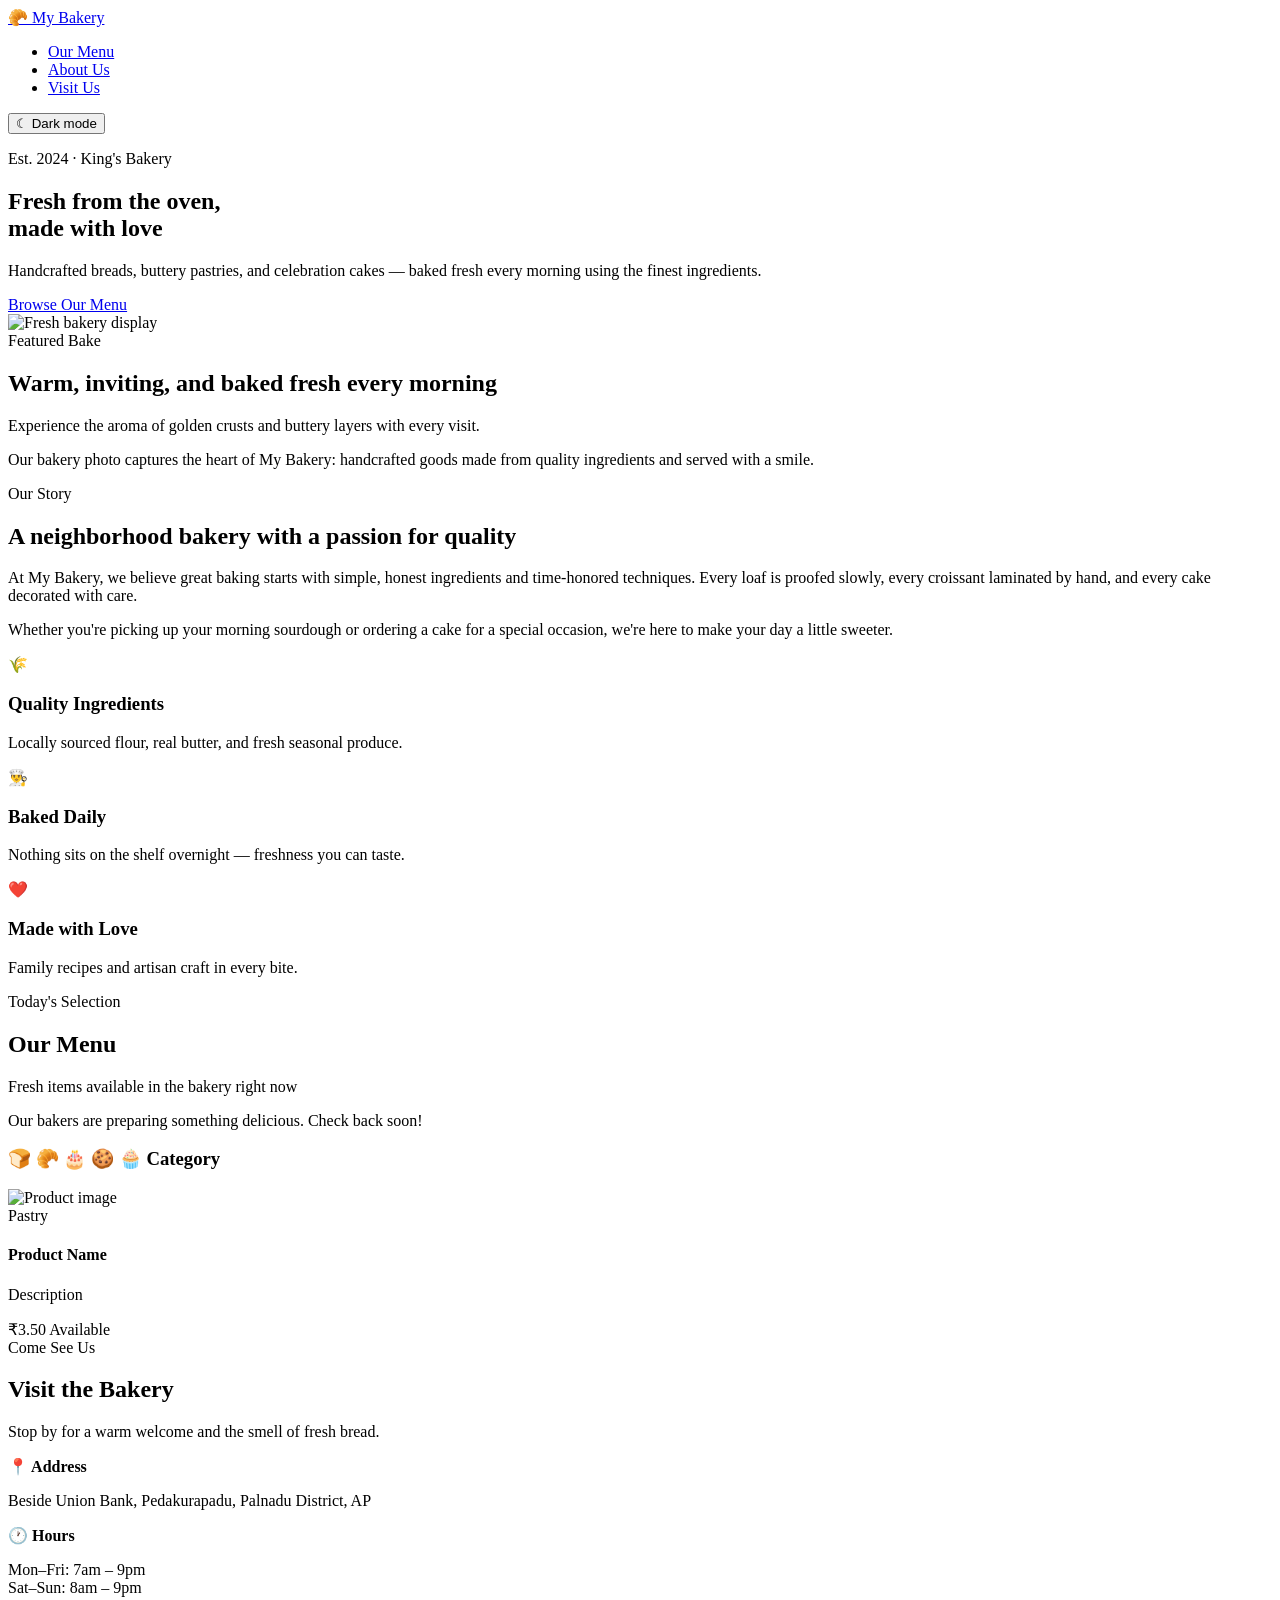
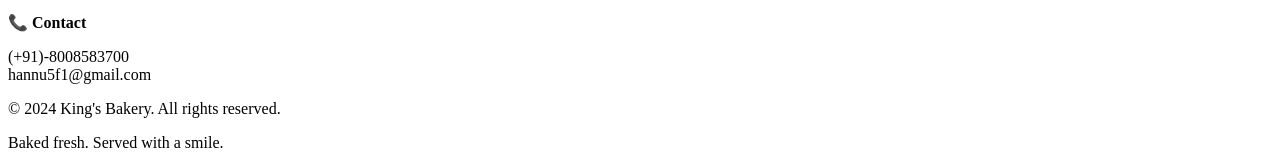
<file: src/main/resources/templates/public/index.html>
<!DOCTYPE html>
<html lang="en" xmlns:th="http://www.thymeleaf.org">
<head>
    <meta charset="UTF-8">
    <meta name="viewport" content="width=device-width, initial-scale=1.0">
    <meta name="description" content="My Bakery — Fresh bread, pastries, and cakes baked daily with love.">
    <title>My Bakery — Fresh Baked Daily</title>
    <link rel="stylesheet" th:href="@{/css/storefront.css}">
    <script>
        (() => {
            const savedTheme = localStorage.getItem('theme');
            const prefersDark = window.matchMedia('(prefers-color-scheme: dark)').matches;
            document.documentElement.dataset.theme = savedTheme || (prefersDark ? 'dark' : 'light');
        })();
    </script>
    <link rel="preconnect" href="https://fonts.googleapis.com">
    <link href="https://fonts.googleapis.com/css2?family=Playfair+Display:wght@600;700&family=Source+Sans+3:wght@400;500;600&display=swap" rel="stylesheet">
</head>
<body>

    <!-- Top navigation bar -->
    <nav class="nav">
        <div class="nav-inner container-wide">
            <a href="#" class="nav-logo">🥐 My Bakery</a>
            <ul class="nav-links">
                <li><a href="#menu">Our Menu</a></li>
                <li><a href="#about">About Us</a></li>
                <li><a href="#visit">Visit Us</a></li>
            </ul>
            <button type="button" class="theme-toggle" aria-label="Switch to dark mode" aria-pressed="false">
                <span class="theme-toggle-icon" aria-hidden="true">☾</span>
                <span class="theme-toggle-label">Dark mode</span>
            </button>
        </div>
    </nav>

    <!-- Hero — first thing visitors see -->
    <section class="hero">
        <div class="hero-overlay"></div>
        <div class="hero-content container-wide">
            <p class="hero-tag">Est. 2024 · King's Bakery</p>
            <h1>Fresh from the oven,<br>made with love</h1>
            <p class="hero-desc">
                Handcrafted breads, buttery pastries, and celebration cakes —
                baked fresh every morning using the finest ingredients.
            </p>
            <a href="#menu" class="btn-hero">Browse Our Menu</a>
        </div>
    </section>

    <!-- Featured bakery image -->
    <section class="hero-highlight">
        <div class="container-wide hero-highlight-grid">
            <div class="hero-highlight-image">
                <img th:src="@{/images/Bakery.jpeg}" alt="Fresh bakery display" />
            </div>
            <div class="hero-highlight-copy">
                <span class="section-label">Featured Bake</span>
                <h2>Warm, inviting, and baked fresh every morning</h2>
                <p class="section-sub">Experience the aroma of golden crusts and buttery layers with every visit.</p>
                <p>Our bakery photo captures the heart of My Bakery: handcrafted goods made from quality ingredients and served with a smile.</p>
            </div>
        </div>
    </section>

    <!-- About the bakery -->
    <section id="about" class="section about">
        <div class="container-wide about-grid">
            <div class="about-text">
                <span class="section-label">Our Story</span>
                <h2>A neighborhood bakery with a passion for quality</h2>
                <p>
                    At My Bakery, we believe great baking starts with simple, honest ingredients
                    and time-honored techniques. Every loaf is proofed slowly, every croissant
                    laminated by hand, and every cake decorated with care.
                </p>
                <p>
                    Whether you're picking up your morning sourdough or ordering a cake for
                    a special occasion, we're here to make your day a little sweeter.
                </p>
            </div>
            <div class="about-features">
                <div class="feature-card">
                    <span class="feature-icon">🌾</span>
                    <h3>Quality Ingredients</h3>
                    <p>Locally sourced flour, real butter, and fresh seasonal produce.</p>
                </div>
                <div class="feature-card">
                    <span class="feature-icon">👨‍🍳</span>
                    <h3>Baked Daily</h3>
                    <p>Nothing sits on the shelf overnight — freshness you can taste.</p>
                </div>
                <div class="feature-card">
                    <span class="feature-icon">❤️</span>
                    <h3>Made with Love</h3>
                    <p>Family recipes and artisan craft in every bite.</p>
                </div>
            </div>
        </div>
    </section>

    <!-- Product menu — only available items from the database -->
    <section id="menu" class="section menu">
        <div class="container-wide">
            <div class="section-header">
                <span class="section-label">Today's Selection</span>
                <h2>Our Menu</h2>
                <p class="section-sub">Fresh items available in the bakery right now</p>
            </div>

            <!-- Empty state when admin hasn't marked any products available -->
            <div th:if="${#lists.isEmpty(products)}" class="menu-empty">
                <p>Our bakers are preparing something delicious. Check back soon!</p>
            </div>

            <!-- Products grouped by category (Bread, Pastry, Cake, etc.) -->
            <div th:each="entry : ${productsByCategory}" class="menu-category">
                <h3 class="category-title">
                    <span th:switch="${entry.key}">
                        <span th:case="'Bread'">🍞</span>
                        <span th:case="'Pastry'">🥐</span>
                        <span th:case="'Cake'">🎂</span>
                        <span th:case="'Cookie'">🍪</span>
                        <span th:case="*">🧁</span>
                    </span>
                    <span th:text="${entry.key}">Category</span>
                </h3>

                <div class="product-grid">
                    <article th:each="product : ${entry.value}" class="product-card">
                        <div th:if="${product.imagePath}" class="product-card-image">
                            <img th:src="${product.imagePath}" alt="Product image">
                        </div>
                        <div class="product-card-body">
                            <span class="product-category" th:text="${product.category}">Pastry</span>
                            <h4 th:text="${product.name}">Product Name</h4>
                            <p class="product-desc" th:text="${product.description ?: 'Freshly baked today.'}">
                                Description
                            </p>
                        </div>
                        <div class="product-card-footer">
                            <span class="product-price"
                                  th:text="${'₹' + #numbers.formatDecimal(product.price, 1, 2)}">₹3.50</span>
                            <span class="product-badge">Available</span>
                        </div>
                    </article>
                </div>
            </div>
        </div>
    </section>

    <!-- Visit / contact info -->
    <section id="visit" class="section visit">
        <div class="container-wide visit-grid">
            <div>
                <span class="section-label">Come See Us</span>
                <h2>Visit the Bakery</h2>
                <p>Stop by for a warm welcome and the smell of fresh bread.</p>
            </div>
            <div class="visit-details">
                <div class="visit-item">
                    <strong>📍 Address</strong>
                    <p>Beside Union Bank, Pedakurapadu, Palnadu District, AP</p>
                </div>
                <div class="visit-item">
                    <strong>🕐 Hours</strong>
                    <p>Mon–Fri: 7am – 9pm<br>Sat–Sun: 8am – 9pm</p>
                </div>
                <div class="visit-item">
                    <strong>📞 Contact</strong>
                    <p>(+91)-8008583700<br>hannu5f1@gmail.com</p>
                </div>
            </div>
        </div>
    </section>

    <footer class="site-footer">
        <div class="container-wide footer-inner">
            <p>&copy; 2024 King's Bakery. All rights reserved.</p>
            <p class="footer-tagline">Baked fresh. Served with a smile.</p>
        </div>
    </footer>

    <script>
        (() => {
            const toggle = document.querySelector('.theme-toggle');
            const updateToggle = () => {
                const dark = document.documentElement.dataset.theme === 'dark';
                toggle.setAttribute('aria-pressed', String(dark));
                toggle.setAttribute('aria-label', dark ? 'Switch to light mode' : 'Switch to dark mode');
                toggle.querySelector('.theme-toggle-icon').textContent = dark ? '☀' : '☾';
                toggle.querySelector('.theme-toggle-label').textContent = dark ? 'Light mode' : 'Dark mode';
            };
            toggle.addEventListener('click', () => {
                document.documentElement.dataset.theme = document.documentElement.dataset.theme === 'dark' ? 'light' : 'dark';
                localStorage.setItem('theme', document.documentElement.dataset.theme);
                updateToggle();
            });
            updateToggle();
        })();
    </script>

</body>
</html>
</file>
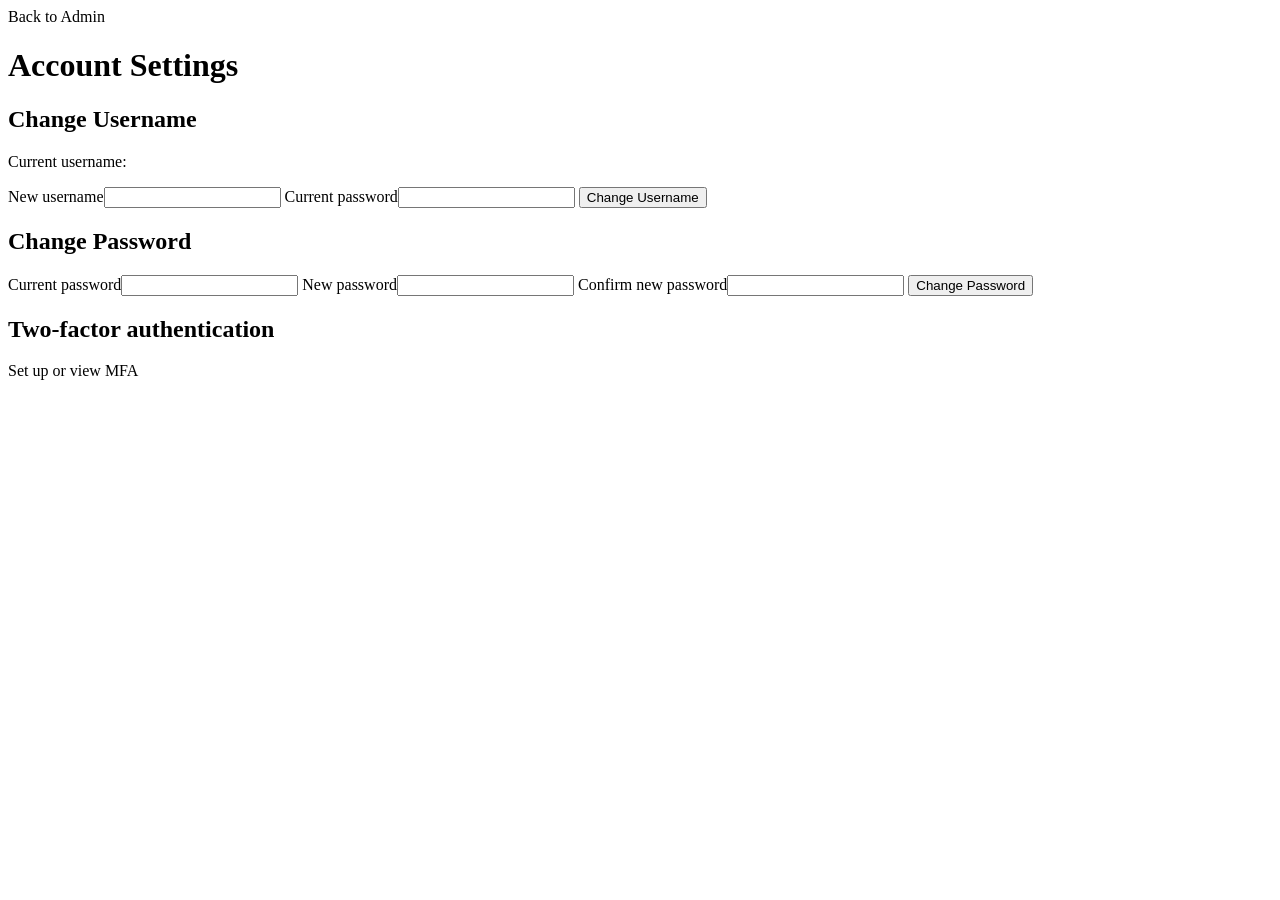
<file: src/main/resources/templates/auth/account-settings.html>
<!DOCTYPE html>
<html lang="en" xmlns:th="http://www.thymeleaf.org">
<head><meta charset="UTF-8"><meta name="viewport" content="width=device-width, initial-scale=1.0"><title>Account Settings - MyBakery</title></head>
<body><main>
    <a th:href="@{/admin/products}">Back to Admin</a>
    <h1>Account Settings</h1>
    <p th:if="${usernameError}" th:text="${usernameError}" role="alert"></p>
    <p th:if="${passwordError}" th:text="${passwordError}" role="alert"></p>

    <section><h2>Change Username</h2>
        <form th:action="@{/auth/change-username}" method="post">
            <input type="hidden" th:name="${_csrf.parameterName}" th:value="${_csrf.token}">
            <p>Current username: <strong th:text="${currentUser.username}"></strong></p>
            <label for="newUsername">New username</label><input id="newUsername" name="newUsername" pattern="[A-Za-z0-9_]{3,}" required>
            <label for="passwordForUsername">Current password</label><input id="passwordForUsername" name="passwordForUsername" type="password" required>
            <button type="submit">Change Username</button>
        </form>
    </section>
    <section><h2>Change Password</h2>
        <form th:action="@{/auth/change-password}" method="post">
            <input type="hidden" th:name="${_csrf.parameterName}" th:value="${_csrf.token}">
            <label for="currentPassword">Current password</label><input id="currentPassword" name="currentPassword" type="password" required>
            <label for="newPassword">New password</label><input id="newPassword" name="newPassword" type="password" minlength="12" required>
            <label for="confirmPassword">Confirm new password</label><input id="confirmPassword" name="confirmPassword" type="password" minlength="12" required>
            <button type="submit">Change Password</button>
        </form>
    </section>
    <section><h2>Two-factor authentication</h2><a th:href="@{/auth/mfa/setup}">Set up or view MFA</a></section>
</main></body></html>
</file>
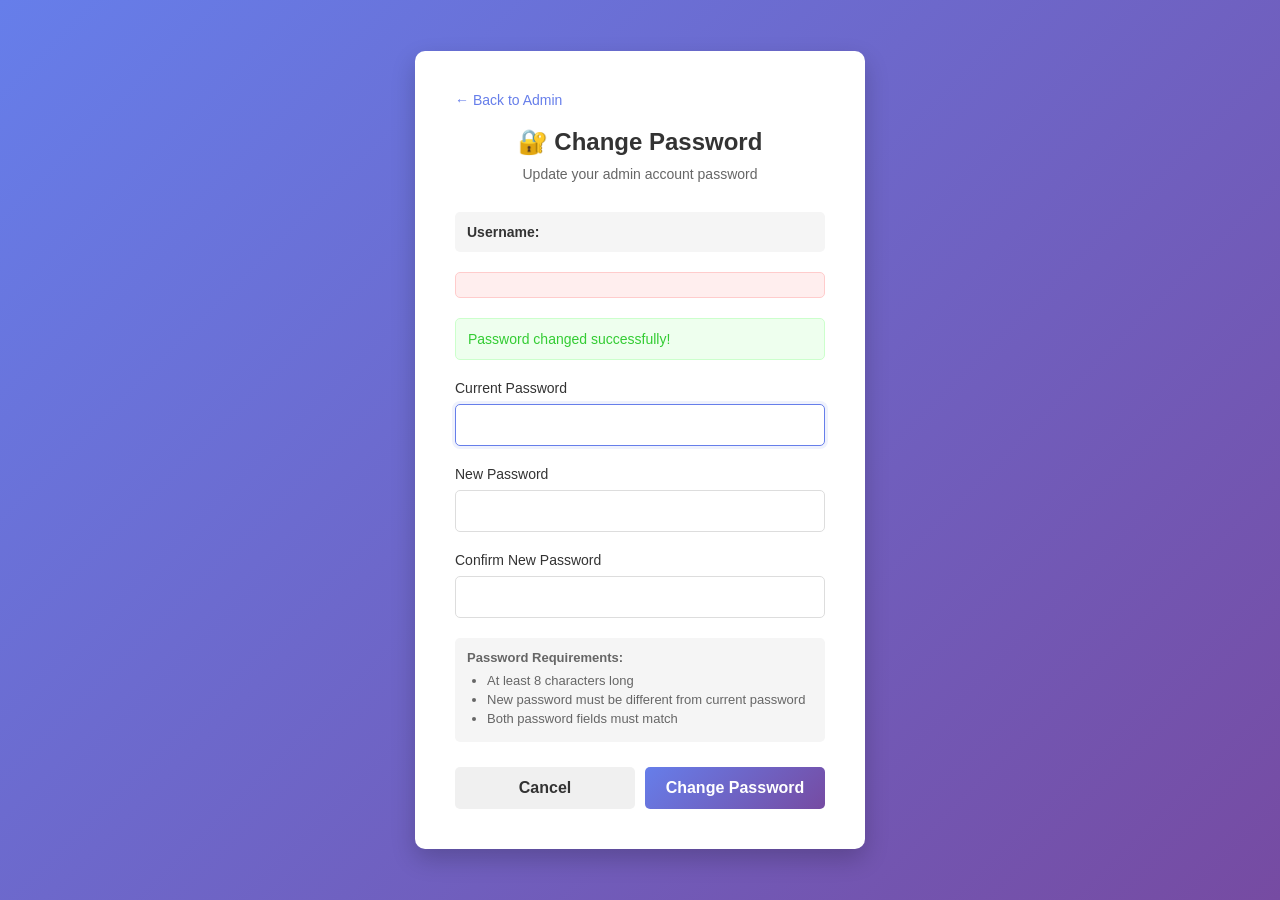
<file: src/main/resources/templates/auth/change-password.html>
<!DOCTYPE html>
<html lang="en" xmlns:th="http://www.thymeleaf.org">
<head>
    <meta charset="UTF-8">
    <meta name="viewport" content="width=device-width, initial-scale=1.0">
    <title>Change Password - MyBakery Admin</title>
    <style>
        * {
            margin: 0;
            padding: 0;
            box-sizing: border-box;
        }

        body {
            font-family: 'Segoe UI', Tahoma, Geneva, Verdana, sans-serif;
            background: linear-gradient(135deg, #667eea 0%, #764ba2 100%);
            min-height: 100vh;
            display: flex;
            align-items: center;
            justify-content: center;
            padding: 20px;
        }

        .container {
            background: white;
            border-radius: 10px;
            box-shadow: 0 10px 25px rgba(0, 0, 0, 0.2);
            padding: 40px;
            width: 100%;
            max-width: 450px;
        }

        .header {
            text-align: center;
            margin-bottom: 30px;
        }

        .header h1 {
            color: #333;
            font-size: 24px;
            margin-bottom: 10px;
        }

        .header p {
            color: #666;
            font-size: 14px;
        }

        .alert {
            padding: 12px;
            margin-bottom: 20px;
            border-radius: 5px;
            font-size: 14px;
        }

        .alert-error {
            background-color: #fee;
            color: #c33;
            border: 1px solid #fcc;
        }

        .alert-success {
            background-color: #efe;
            color: #3c3;
            border: 1px solid #cfc;
        }

        .form-group {
            margin-bottom: 20px;
        }

        label {
            display: block;
            color: #333;
            font-weight: 500;
            margin-bottom: 8px;
            font-size: 14px;
        }

        input[type="password"] {
            width: 100%;
            padding: 12px;
            border: 1px solid #ddd;
            border-radius: 5px;
            font-size: 14px;
            transition: border-color 0.3s;
        }

        input[type="password"]:focus {
            outline: none;
            border-color: #667eea;
            box-shadow: 0 0 0 3px rgba(102, 126, 234, 0.1);
        }

        .password-requirements {
            background: #f5f5f5;
            padding: 12px;
            border-radius: 5px;
            margin-bottom: 20px;
            font-size: 13px;
            color: #666;
        }

        .password-requirements ul {
            margin: 8px 0 0 20px;
        }

        .password-requirements li {
            margin: 4px 0;
        }

        .password-requirements .valid {
            color: #059669;
        }

        .password-requirements .invalid {
            color: #dc2626;
        }

        .button-group {
            display: flex;
            gap: 10px;
            margin-top: 25px;
        }

        button, a.btn {
            flex: 1;
            padding: 12px;
            border: none;
            border-radius: 5px;
            font-size: 16px;
            font-weight: 600;
            cursor: pointer;
            text-decoration: none;
            display: flex;
            align-items: center;
            justify-content: center;
            transition: transform 0.2s, box-shadow 0.2s;
        }

        .btn-primary {
            background: linear-gradient(135deg, #667eea 0%, #764ba2 100%);
            color: white;
        }

        .btn-primary:hover {
            transform: translateY(-2px);
            box-shadow: 0 5px 15px rgba(102, 126, 234, 0.4);
        }

        .btn-secondary {
            background: #f0f0f0;
            color: #333;
            border: 1px solid #ddd;
        }

        .btn-secondary:hover {
            background: #e0e0e0;
        }

        button:active, a.btn:active {
            transform: translateY(0);
        }

        .back-link {
            display: inline-block;
            margin-bottom: 20px;
            color: #667eea;
            text-decoration: none;
            font-size: 14px;
        }

        .back-link:hover {
            text-decoration: underline;
        }

        .user-info {
            background: #f5f5f5;
            padding: 12px;
            border-radius: 5px;
            margin-bottom: 20px;
            font-size: 14px;
        }

        .user-info strong {
            color: #333;
        }
    </style>
</head>
<body>
    <div class="container">
        <a href="/admin/products" class="back-link">← Back to Admin</a>

        <div class="header">
            <h1>🔐 Change Password</h1>
            <p>Update your admin account password</p>
        </div>

        <div th:if="${currentUser}" class="user-info">
            <strong>Username:</strong> <span th:text="${currentUser.username}"></span>
        </div>

        <div th:if="${param.error}" class="alert alert-error">
            <span th:text="${param.error}"></span>
        </div>

        <div th:if="${param.success}" class="alert alert-success">
            Password changed successfully!
        </div>

        <form method="POST" action="/auth/change-password">
            <div class="form-group">
                <label for="currentPassword">Current Password</label>
                <input type="password" id="currentPassword" name="currentPassword" required autofocus>
            </div>

            <div class="form-group">
                <label for="newPassword">New Password</label>
                <input type="password" id="newPassword" name="newPassword" required minlength="8">
            </div>

            <div class="form-group">
                <label for="confirmPassword">Confirm New Password</label>
                <input type="password" id="confirmPassword" name="confirmPassword" required minlength="8">
            </div>

            <div class="password-requirements">
                <strong>Password Requirements:</strong>
                <ul>
                    <li>At least 8 characters long</li>
                    <li>New password must be different from current password</li>
                    <li>Both password fields must match</li>
                </ul>
            </div>

            <div class="button-group">
                <a href="/admin/products" class="btn btn-secondary">Cancel</a>
                <button type="submit" class="btn-primary">Change Password</button>
            </div>
        </form>
    </div>

    <script>
        const form = document.querySelector('form');
        const newPasswordInput = document.getElementById('newPassword');
        const confirmPasswordInput = document.getElementById('confirmPassword');

        // Real-time validation
        [newPasswordInput, confirmPasswordInput].forEach(input => {
            input.addEventListener('input', validatePasswords);
        });

        function validatePasswords() {
            if (newPasswordInput.value !== confirmPasswordInput.value && confirmPasswordInput.value.length > 0) {
                confirmPasswordInput.style.borderColor = '#dc2626';
            } else {
                confirmPasswordInput.style.borderColor = '#ddd';
            }
        }

        form.addEventListener('submit', function(e) {
            const currentPassword = document.getElementById('currentPassword').value;
            const newPassword = document.getElementById('newPassword').value;
            const confirmPassword = document.getElementById('confirmPassword').value;

            // Validation
            if (newPassword.length < 8) {
                e.preventDefault();
                alert('New password must be at least 8 characters long');
                return;
            }

            if (newPassword !== confirmPassword) {
                e.preventDefault();
                alert('Passwords do not match');
                return;
            }

            if (newPassword === currentPassword) {
                e.preventDefault();
                alert('New password must be different from current password');
                return;
            }
        });
    </script>
</body>
</html>
</file>
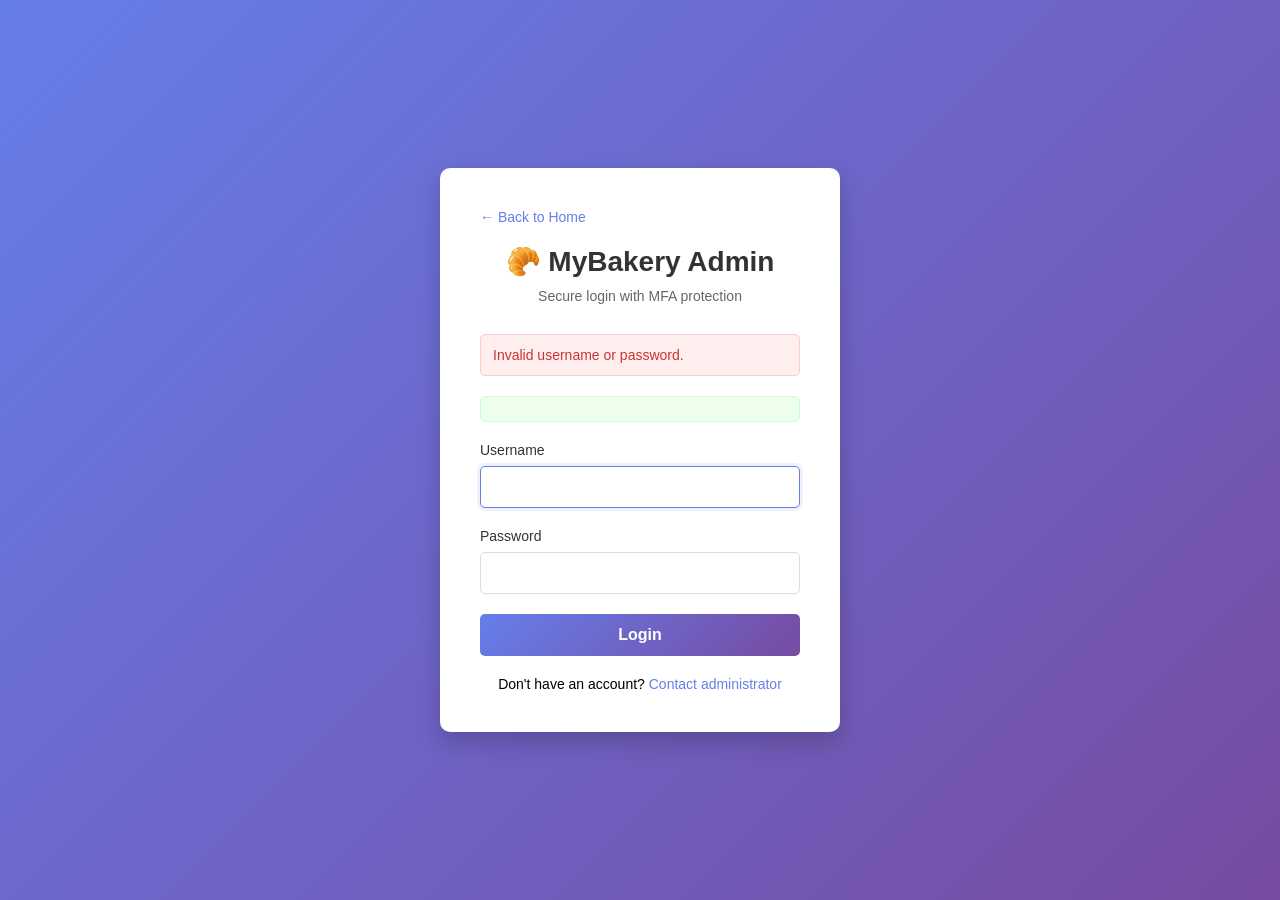
<file: src/main/resources/templates/auth/login.html>
<!DOCTYPE html>
<html lang="en" xmlns:th="http://www.thymeleaf.org">
<head>
    <meta charset="UTF-8">
    <meta name="viewport" content="width=device-width, initial-scale=1.0">
    <title>Admin Login - MyBakery</title>
    <style>
        * {
            margin: 0;
            padding: 0;
            box-sizing: border-box;
        }

        body {
            font-family: 'Segoe UI', Tahoma, Geneva, Verdana, sans-serif;
            background: linear-gradient(135deg, #667eea 0%, #764ba2 100%);
            min-height: 100vh;
            display: flex;
            align-items: center;
            justify-content: center;
        }

        .login-container {
            background: white;
            border-radius: 10px;
            box-shadow: 0 10px 25px rgba(0, 0, 0, 0.2);
            padding: 40px;
            width: 100%;
            max-width: 400px;
        }

        .login-header {
            text-align: center;
            margin-bottom: 30px;
        }

        .login-header h1 {
            color: #333;
            font-size: 28px;
            margin-bottom: 10px;
        }

        .login-header p {
            color: #666;
            font-size: 14px;
        }

        .form-group {
            margin-bottom: 20px;
        }

        label {
            display: block;
            color: #333;
            font-weight: 500;
            margin-bottom: 8px;
            font-size: 14px;
        }

        input[type="text"],
        input[type="password"] {
            width: 100%;
            padding: 12px;
            border: 1px solid #ddd;
            border-radius: 5px;
            font-size: 14px;
            transition: border-color 0.3s;
        }

        input[type="text"]:focus,
        input[type="password"]:focus {
            outline: none;
            border-color: #667eea;
            box-shadow: 0 0 0 3px rgba(102, 126, 234, 0.1);
        }

        .alert {
            padding: 12px;
            margin-bottom: 20px;
            border-radius: 5px;
            font-size: 14px;
        }

        .alert-error {
            background-color: #fee;
            color: #c33;
            border: 1px solid #fcc;
        }

        .alert-success {
            background-color: #efe;
            color: #3c3;
            border: 1px solid #cfc;
        }

        button {
            width: 100%;
            padding: 12px;
            background: linear-gradient(135deg, #667eea 0%, #764ba2 100%);
            color: white;
            border: none;
            border-radius: 5px;
            font-size: 16px;
            font-weight: 600;
            cursor: pointer;
            transition: transform 0.2s, box-shadow 0.2s;
        }

        button:hover {
            transform: translateY(-2px);
            box-shadow: 0 5px 15px rgba(102, 126, 234, 0.4);
        }

        button:active {
            transform: translateY(0);
        }

        .links {
            text-align: center;
            margin-top: 20px;
            font-size: 14px;
        }

        .links a {
            color: #667eea;
            text-decoration: none;
        }

        .links a:hover {
            text-decoration: underline;
        }

        .back-link {
            display: inline-block;
            margin-bottom: 20px;
            color: #667eea;
            text-decoration: none;
            font-size: 14px;
        }

        .back-link:hover {
            text-decoration: underline;
        }
    </style>
</head>
<body>
    <div class="login-container">
        <a href="/" class="back-link">← Back to Home</a>

        <div class="login-header">
            <h1>🥐 MyBakery Admin</h1>
            <p>Secure login with MFA protection</p>
        </div>

        <div th:if="${param.error}" class="alert alert-error">
            Invalid username or password.
        </div>

        <div th:if="${param.success}" class="alert alert-success">
            <span th:text="${param.success}"></span>
        </div>

        <form method="POST" th:action="@{/auth/login}">
            <input type="hidden" th:name="${_csrf.parameterName}" th:value="${_csrf.token}">
            <div class="form-group">
                <label for="username">Username</label>
                <input type="text" id="username" name="username" required autofocus>
            </div>

            <div class="form-group">
                <label for="password">Password</label>
                <input type="password" id="password" name="password" required>
            </div>

            <button type="submit">Login</button>
        </form>

        <div class="links">
            <p>Don't have an account? <a href="#">Contact administrator</a></p>
        </div>
    </div>
</body>
</html>
</file>
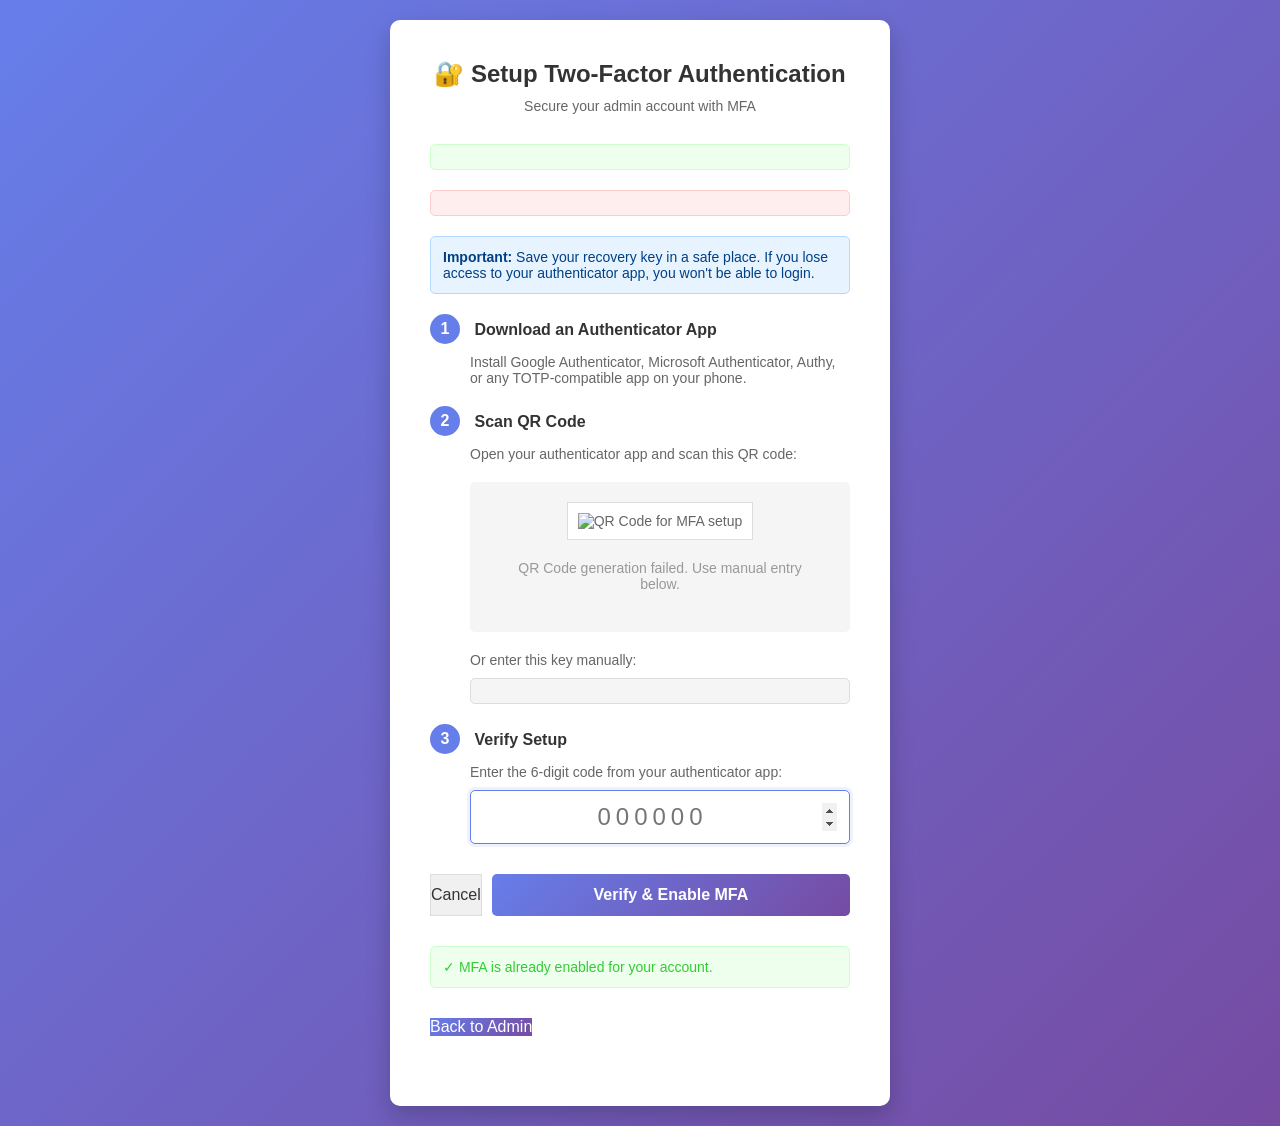
<file: src/main/resources/templates/auth/mfa-setup.html>
<!DOCTYPE html>
<html lang="en" xmlns:th="http://www.thymeleaf.org">
<head>
    <meta charset="UTF-8">
    <meta name="viewport" content="width=device-width, initial-scale=1.0">
    <title>Setup MFA - MyBakery Admin</title>
    <style>
        * {
            margin: 0;
            padding: 0;
            box-sizing: border-box;
        }

        body {
            font-family: 'Segoe UI', Tahoma, Geneva, Verdana, sans-serif;
            background: linear-gradient(135deg, #667eea 0%, #764ba2 100%);
            min-height: 100vh;
            display: flex;
            align-items: center;
            justify-content: center;
            padding: 20px;
        }

        .mfa-container {
            background: white;
            border-radius: 10px;
            box-shadow: 0 10px 25px rgba(0, 0, 0, 0.2);
            padding: 40px;
            width: 100%;
            max-width: 500px;
        }

        .mfa-header {
            text-align: center;
            margin-bottom: 30px;
        }

        .mfa-header h1 {
            color: #333;
            font-size: 24px;
            margin-bottom: 10px;
        }

        .mfa-header p {
            color: #666;
            font-size: 14px;
        }

        .alert {
            padding: 12px;
            margin-bottom: 20px;
            border-radius: 5px;
            font-size: 14px;
        }

        .alert-info {
            background-color: #e7f3ff;
            color: #004085;
            border: 1px solid #b3d9ff;
        }

        .alert-error {
            background-color: #fee;
            color: #c33;
            border: 1px solid #fcc;
        }

        .alert-success {
            background-color: #efe;
            color: #3c3;
            border: 1px solid #cfc;
        }

        .mfa-steps {
            margin-bottom: 30px;
        }

        .step {
            margin-bottom: 20px;
        }

        .step-number {
            display: inline-block;
            width: 30px;
            height: 30px;
            background: #667eea;
            color: white;
            border-radius: 50%;
            text-align: center;
            line-height: 30px;
            font-weight: bold;
            margin-right: 10px;
        }

        .step-title {
            font-weight: 600;
            color: #333;
            display: inline-block;
            vertical-align: middle;
        }

        .step-content {
            margin-left: 40px;
            margin-top: 10px;
            color: #666;
            font-size: 14px;
        }

        .qr-code {
            text-align: center;
            margin: 20px 0;
            padding: 20px;
            background: #f5f5f5;
            border-radius: 5px;
        }

        .qr-code img {
            max-width: 200px;
            border: 1px solid #ddd;
            padding: 10px;
            background: white;
        }

        .secret-key {
            background: #f5f5f5;
            padding: 12px;
            border-radius: 5px;
            font-family: 'Courier New', monospace;
            word-break: break-all;
            margin: 10px 0;
            border: 1px solid #ddd;
        }

        .form-group {
            margin-bottom: 20px;
        }

        label {
            display: block;
            color: #333;
            font-weight: 500;
            margin-bottom: 8px;
            font-size: 14px;
        }

        input[type="text"],
        input[type="password"],
        input[type="number"] {
            width: 100%;
            padding: 12px;
            border: 1px solid #ddd;
            border-radius: 5px;
            font-size: 14px;
            transition: border-color 0.3s;
        }

        input[type="text"]:focus,
        input[type="password"]:focus,
        input[type="number"]:focus {
            outline: none;
            border-color: #667eea;
            box-shadow: 0 0 0 3px rgba(102, 126, 234, 0.1);
        }

        input[type="number"] {
            font-size: 24px;
            letter-spacing: 5px;
            text-align: center;
        }

        .button-group {
            display: flex;
            gap: 10px;
            margin-top: 30px;
        }

        button {
            flex: 1;
            padding: 12px;
            border: none;
            border-radius: 5px;
            font-size: 16px;
            font-weight: 600;
            cursor: pointer;
            transition: transform 0.2s, box-shadow 0.2s;
        }

        .btn-primary {
            background: linear-gradient(135deg, #667eea 0%, #764ba2 100%);
            color: white;
        }

        .btn-primary:hover {
            transform: translateY(-2px);
            box-shadow: 0 5px 15px rgba(102, 126, 234, 0.4);
        }

        .btn-secondary {
            background: #f0f0f0;
            color: #333;
            border: 1px solid #ddd;
        }

        .btn-secondary:hover {
            background: #e0e0e0;
        }

        button:active {
            transform: translateY(0);
        }

        .warning {
            background: #fff3cd;
            color: #856404;
            border: 1px solid #ffc107;
            padding: 12px;
            border-radius: 5px;
            margin-bottom: 20px;
            font-size: 14px;
        }
    </style>
</head>
<body>
    <div class="mfa-container">
        <div class="mfa-header">
            <h1>🔐 Setup Two-Factor Authentication</h1>
            <p>Secure your admin account with MFA</p>
        </div>

        <div th:if="${message}" class="alert alert-success" th:text="${message}"></div>
        <div th:if="${error}" class="alert alert-error" th:text="${error}"></div>

        <div th:if="${secret}" class="mfa-steps">
            <div class="alert alert-info">
                <strong>Important:</strong> Save your recovery key in a safe place. If you lose access to your authenticator app, you won't be able to login.
            </div>

            <div class="step">
                <span class="step-number">1</span>
                <span class="step-title">Download an Authenticator App</span>
                <div class="step-content">
                    Install Google Authenticator, Microsoft Authenticator, Authy, or any TOTP-compatible app on your phone.
                </div>
            </div>

            <div class="step">
                <span class="step-number">2</span>
                <span class="step-title">Scan QR Code</span>
                <div class="step-content">
                    Open your authenticator app and scan this QR code:
                    <div class="qr-code">
                        <img th:if="${qrCodeDataUrl}" th:src="${qrCodeDataUrl}" alt="QR Code for MFA setup">
                        <p th:if="!${qrCodeDataUrl}" style="color: #999; padding: 20px;">QR Code generation failed. Use manual entry below.</p>
                    </div>
                    Or enter this key manually:
                    <div class="secret-key" th:text="${secret}"></div>
                </div>
            </div>

            <form method="POST" th:action="@{/auth/mfa/enable}">
                <input type="hidden" th:name="${_csrf.parameterName}" th:value="${_csrf.token}">
                <input type="hidden" name="secret" th:value="${secret}">

                <div class="step">
                    <span class="step-number">3</span>
                    <span class="step-title">Verify Setup</span>
                    <div class="step-content">
                        Enter the 6-digit code from your authenticator app:
                        <div class="form-group" style="margin-top: 10px;">
                            <input type="number" name="code" placeholder="000000" min="0" max="999999" required autofocus>
                        </div>
                    </div>
                </div>

                <div class="button-group">
                    <a href="/admin/products" class="btn-secondary" style="text-decoration: none; display: flex; align-items: center; justify-content: center;">Cancel</a>
                    <button type="submit" class="btn-primary">Verify & Enable MFA</button>
                </div>
            </form>
        </div>

        <div th:unless="${secret}" class="mfa-steps">
            <div class="alert alert-success">
                ✓ MFA is already enabled for your account.
            </div>
            <div class="button-group">
                <a href="/admin/products" class="btn-primary" style="text-decoration: none; display: flex; align-items: center; justify-content: center;">Back to Admin</a>
            </div>
        </div>
    </div>

    <script>
        // Auto-format the code input
        const codeInput = document.querySelector('input[name="code"]');
        if (codeInput) {
            codeInput.addEventListener('input', function(e) {
                if (this.value.length > 6) {
                    this.value = this.value.slice(0, 6);
                }
            });
        }
    </script>
</body>
</html>
</file>
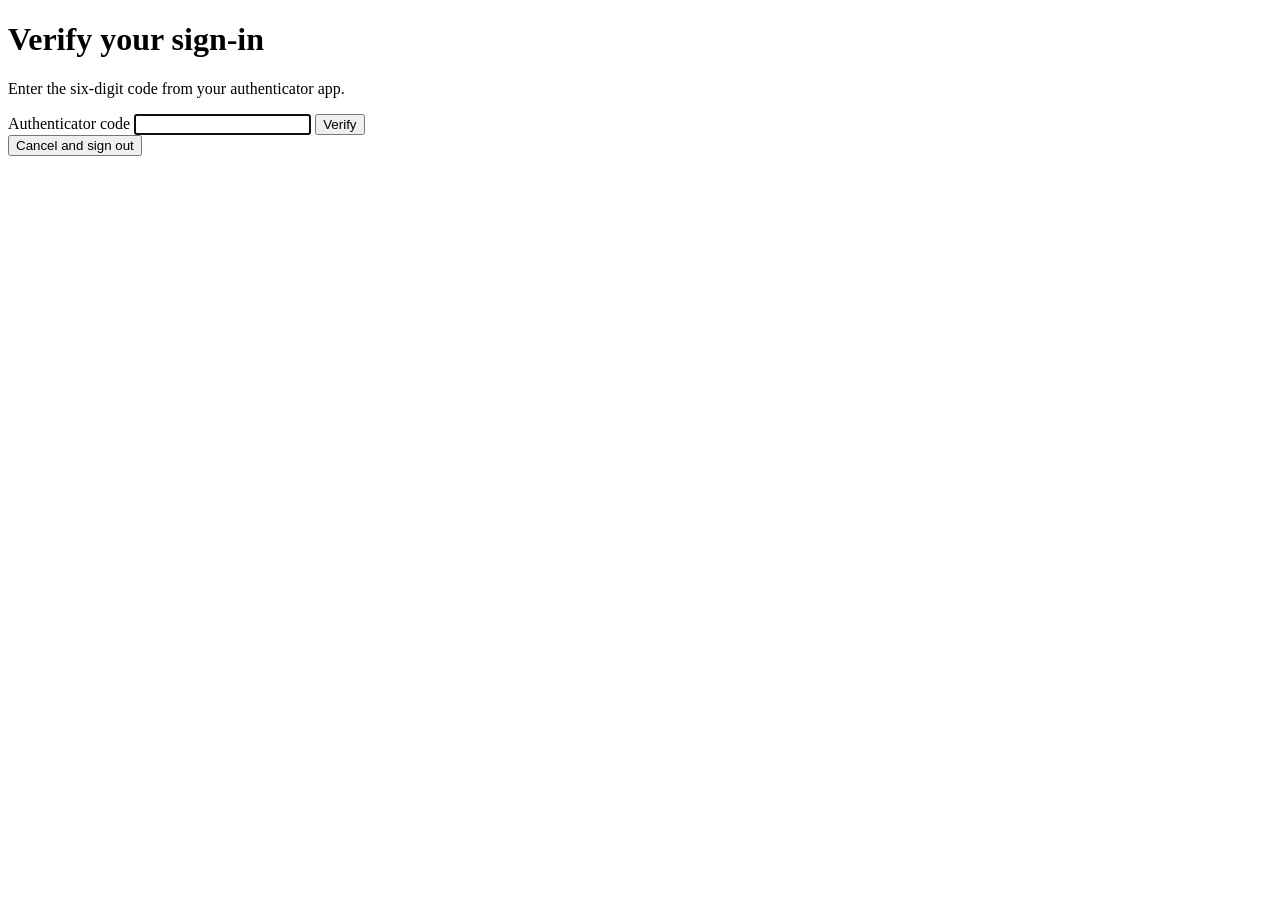
<file: src/main/resources/templates/auth/mfa-verify.html>
<!DOCTYPE html>
<html lang="en" xmlns:th="http://www.thymeleaf.org">
<head><meta charset="UTF-8"><meta name="viewport" content="width=device-width, initial-scale=1.0"><title>Verify MFA - MyBakery</title></head>
<body><main>
    <h1>Verify your sign-in</h1><p>Enter the six-digit code from your authenticator app.</p>
    <p th:if="${error}" th:text="${error}" role="alert"></p>
    <form th:action="@{/auth/mfa/verify}" method="post">
        <input type="hidden" th:name="${_csrf.parameterName}" th:value="${_csrf.token}">
        <label for="code">Authenticator code</label>
        <input id="code" name="code" type="text" inputmode="numeric" pattern="[0-9]{6}" maxlength="6" autocomplete="one-time-code" required autofocus>
        <button type="submit">Verify</button>
    </form>
    <form th:action="@{/auth/logout}" method="post"><input type="hidden" th:name="${_csrf.parameterName}" th:value="${_csrf.token}"><button type="submit">Cancel and sign out</button></form>
</main></body></html>
</file>
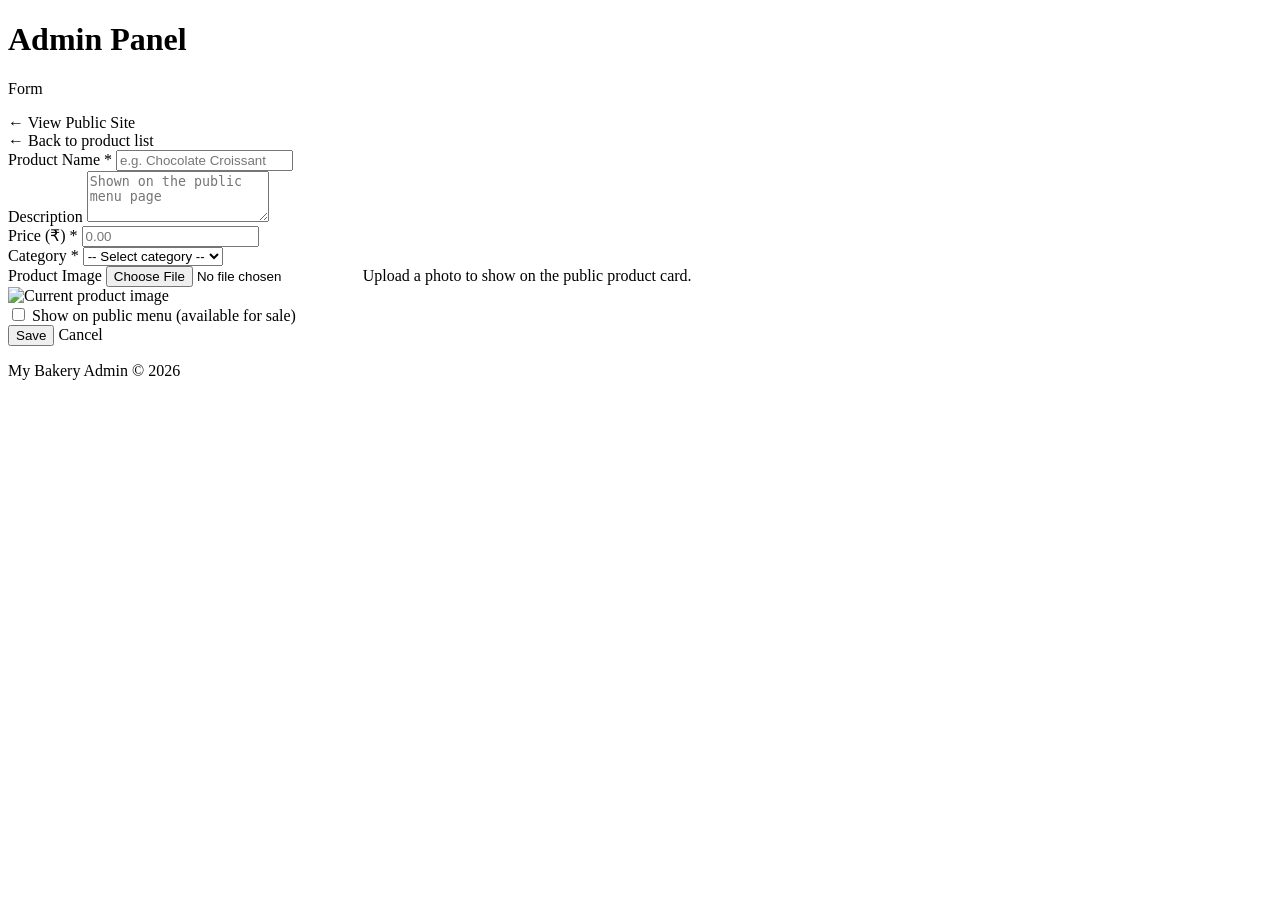
<file: src/main/resources/templates/admin/products/form.html>
<!DOCTYPE html>
<html lang="en" xmlns:th="http://www.thymeleaf.org">
<head>
    <meta charset="UTF-8">
    <meta name="viewport" content="width=device-width, initial-scale=1.0">
    <title th:text="${isEdit} ? 'Edit Product' : 'Add Product'">Product Form</title>
    <link rel="stylesheet" th:href="@{/css/admin.css}">
</head>
<body>
    <header class="admin-header">
        <div class="container">
            <div class="admin-header-row">
                <div>
                    <h1>Admin Panel</h1>
                    <p class="subtitle" th:text="${isEdit} ? 'Edit Product' : 'Add New Product'">Form</p>
                </div>
                <a th:href="@{/}" class="btn btn-outline">← View Public Site</a>
            </div>
        </div>
    </header>

    <main class="container">
        <a th:href="@{/admin/products}" class="back-link">&larr; Back to product list</a>

        <!--
            th:object binds the form to the "product" model attribute.
            th:field generates name/id and binds each input to a Product property.
            The "available" checkbox controls whether the product appears on the public site.
        -->
        <form th:object="${product}"
              th:action="${isEdit} ? @{/admin/products/{id}(id=${product.id})} : @{/admin/products}"
              method="post"
              enctype="multipart/form-data"
              class="product-form">
            <input type="hidden" th:name="${_csrf.parameterName}" th:value="${_csrf.token}">

            <div class="form-group">
                <label for="name">Product Name *</label>
                <input type="text" id="name" th:field="*{name}" placeholder="e.g. Chocolate Croissant">
                <span class="error" th:if="${#fields.hasErrors('name')}" th:errors="*{name}"></span>
            </div>

            <div class="form-group">
                <label for="description">Description</label>
                <textarea id="description" th:field="*{description}" rows="3"
                          placeholder="Shown on the public menu page"></textarea>
                <span class="error" th:if="${#fields.hasErrors('description')}" th:errors="*{description}"></span>
            </div>

            <div class="form-row">
                <div class="form-group">
                    <label for="price">Price (₹) *</label>
                    <input type="number" id="price" th:field="*{price}" step="0.01" min="0" placeholder="0.00">
                    <span class="error" th:if="${#fields.hasErrors('price')}" th:errors="*{price}"></span>
                </div>

                <div class="form-group">
                    <label for="category">Category *</label>
                    <select id="category" th:field="*{category}">
                        <option value="">-- Select category --</option>
                        <option value="Bread">Bread</option>
                        <option value="Pastry">Pastry</option>
                        <option value="Cake">Cake</option>
                        <option value="Cookie">Cookie</option>
                        <option value="Other">Other</option>
                    </select>
                    <span class="error" th:if="${#fields.hasErrors('category')}" th:errors="*{category}"></span>
                </div>
            </div>

            <div class="form-group">
                <input type="hidden" th:field="*{imagePath}">
                <label for="imageFile">Product Image</label>
                <input type="file" id="imageFile" name="imageFile" accept="image/*">
                <span class="hint">Upload a photo to show on the public product card.</span>
                <div th:if="${product.imagePath}" class="image-preview">
                    <img th:src="${product.imagePath}" alt="Current product image">
                </div>
            </div>

            <div class="form-group checkbox-group">
                <label>
                    <input type="checkbox" th:field="*{available}">
                    Show on public menu (available for sale)
                </label>
            </div>

            <div class="form-actions">
                <button type="submit" class="btn btn-primary"
                        th:text="${isEdit} ? 'Update Product' : 'Save Product'">Save</button>
                <a th:href="@{/admin/products}" class="btn btn-secondary">Cancel</a>
            </div>
        </form>
    </main>

    <footer class="footer">
        <div class="container">
            <p>My Bakery Admin &copy; 2026</p>
        </div>
    </footer>
</body>
</html>
</file>
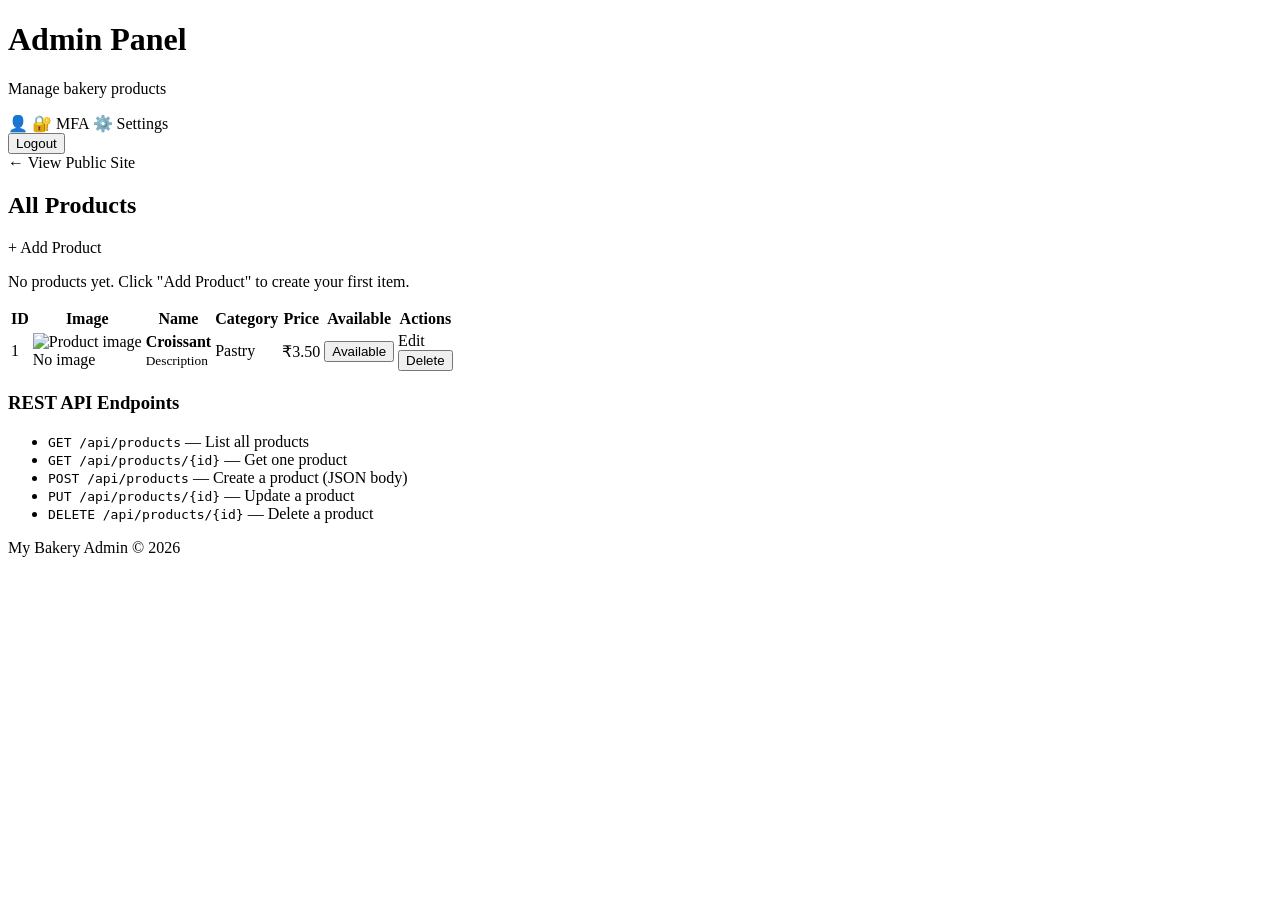
<file: src/main/resources/templates/admin/products/list.html>
<!DOCTYPE html>
<html lang="en" xmlns:th="http://www.thymeleaf.org">
<head>
    <meta charset="UTF-8">
    <meta name="viewport" content="width=device-width, initial-scale=1.0">
    <title>Admin — Product Management</title>
    <link rel="stylesheet" th:href="@{/css/admin.css}">
</head>
<body>
    <!-- Admin header — clearly distinct from the public site -->
    <header class="admin-header">
        <div class="container">
            <div class="admin-header-row">
                <div>
                    <h1>Admin Panel</h1>
                    <p class="subtitle">Manage bakery products</p>
                </div>
                <div class="admin-actions">
                    <div class="user-menu">
                        <span th:if="${currentUser}" class="user-info">
                            👤 <span th:text="${currentUser.username}"></span>
                            <span th:if="${mfaEnabled}" class="mfa-badge">🔐 MFA</span>
                        </span>
                        <a th:href="@{/auth/account-settings}" class="btn btn-sm btn-secondary" title="Change username and password">⚙️ Settings</a>
                        <form th:action="@{/auth/logout}" method="post" class="inline-form">
                            <input type="hidden" th:name="${_csrf.parameterName}" th:value="${_csrf.token}">
                            <button type="submit" class="btn btn-sm btn-danger">Logout</button>
                        </form>
                    </div>
                    <a th:href="@{/}" class="btn btn-outline">← View Public Site</a>
                </div>
            </div>
        </div>
    </header>

    <main class="container">
        <div th:if="${successMessage}" class="alert alert-success" th:text="${successMessage}"></div>

        <div class="toolbar">
            <h2>All Products</h2>
            <a th:href="@{/admin/products/new}" class="btn btn-primary">+ Add Product</a>
        </div>

        <div th:if="${#lists.isEmpty(products)}" class="empty-state">
            <p>No products yet. Click "Add Product" to create your first item.</p>
        </div>

        <table th:unless="${#lists.isEmpty(products)}" class="product-table">
            <thead>
                <tr>
                    <th>ID</th>
                    <th>Image</th>
                    <th>Name</th>
                    <th>Category</th>
                    <th>Price</th>
                    <th>Available</th>
                    <th>Actions</th>
                </tr>
            </thead>
            <tbody>
                <tr th:each="product : ${products}">
                    <td th:text="${product.id}">1</td>
                    <td>
                        <div th:if="${product.imagePath}" class="table-thumb">
                            <img th:src="${product.imagePath}" alt="Product image">
                        </div>
                        <span th:if="${product.imagePath == null}" class="text-muted">No image</span>
                    </td>
                    <td>
                        <strong th:text="${product.name}">Croissant</strong>
                        <br>
                        <small th:text="${product.description}" class="text-muted">Description</small>
                    </td>
                    <td><span class="badge" th:text="${product.category}">Pastry</span></td>
                    <td th:text="${'₹' + #numbers.formatDecimal(product.price, 1, 2)}">₹3.50</td>
                    <td>
                        <form th:action="@{/admin/products/{id}/availability(id=${product.id})}" method="post" class="inline-form">
                            <input type="hidden" th:name="${_csrf.parameterName}" th:value="${_csrf.token}">
                            <button type="submit"
                                    th:class="${product.available} ? 'availability-toggle is-available' : 'availability-toggle is-unavailable'"
                                    th:text="${product.available} ? 'Available' : 'Not available'">Available</button>
                        </form>
                    </td>
                    <td class="actions">
                        <a th:href="@{/admin/products/{id}/edit(id=${product.id})}" class="btn btn-sm btn-secondary">Edit</a>
                        <form th:action="@{/admin/products/{id}/delete(id=${product.id})}" method="post" class="inline-form"
                              onsubmit="return confirm('Delete this product?');">
                            <input type="hidden" th:name="${_csrf.parameterName}" th:value="${_csrf.token}">
                            <button type="submit" class="btn btn-sm btn-danger">Delete</button>
                        </form>
                    </td>
                </tr>
            </tbody>
        </table>

        <section class="api-info">
            <h3>REST API Endpoints</h3>
            <ul>
                <li><code>GET    /api/products</code> — List all products</li>
                <li><code>GET    /api/products/{id}</code> — Get one product</li>
                <li><code>POST   /api/products</code> — Create a product (JSON body)</li>
                <li><code>PUT    /api/products/{id}</code> — Update a product</li>
                <li><code>DELETE /api/products/{id}</code> — Delete a product</li>
            </ul>
        </section>
    </main>

    <footer class="footer">
        <div class="container">
            <p>My Bakery Admin &copy; 2026</p>
        </div>
    </footer>
</body>
</html>
</file>
